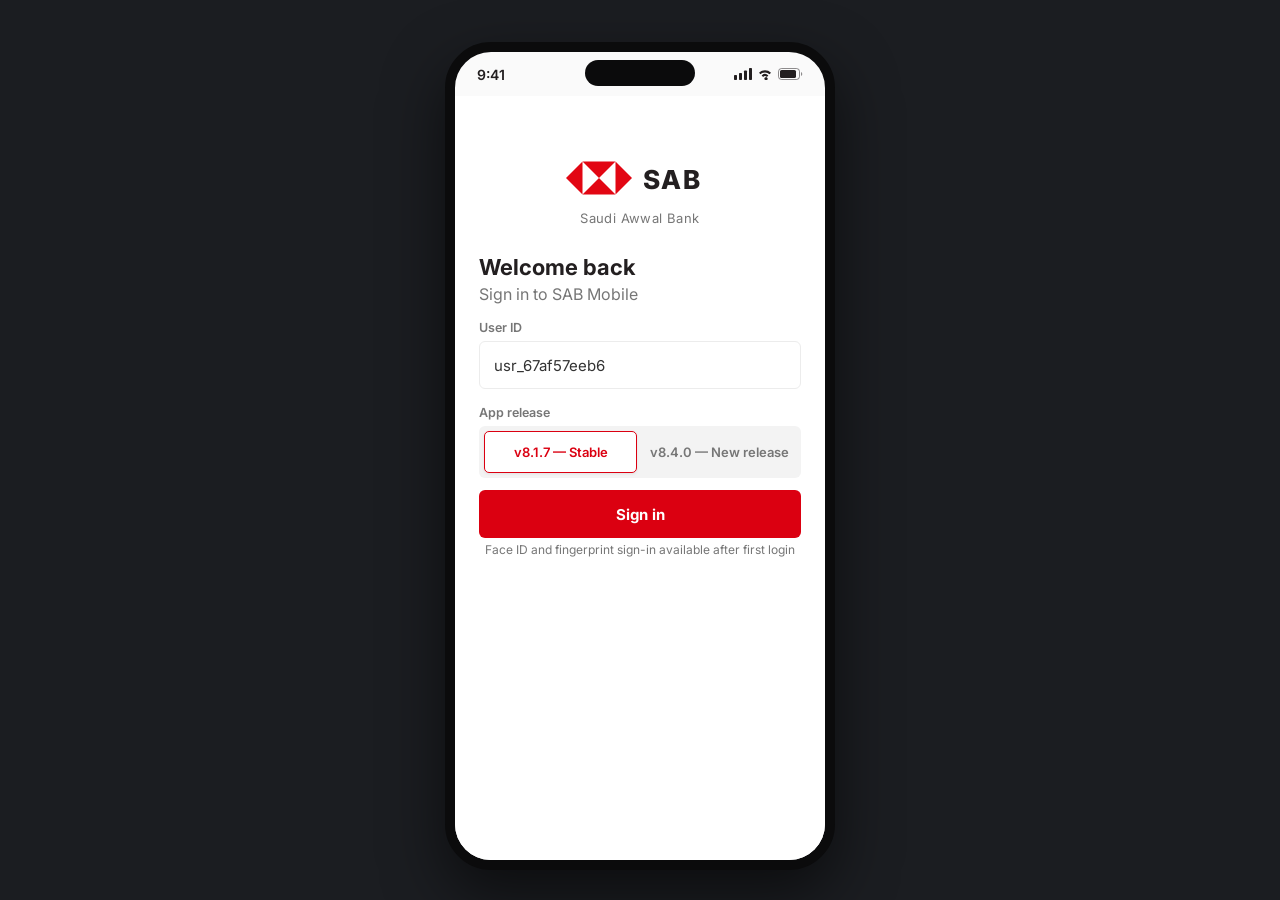
<file: index.html>
<!DOCTYPE html>
<html lang="en">
<head>
  <meta charset="utf-8">
  <meta name="viewport" content="width=device-width, initial-scale=1, viewport-fit=cover">
  <title>SAB Mobile</title>
  <meta name="description" content="SAB Mobile — Saudi Awwal Bank demo app instrumented with Amplitude">
  <script>
    // Base-path bootstrap — must run before any relative <link>/<script> below.
    // index.html is only ever fetched from the app's base URL (direct load, or the
    // 404.html redirect), so location.pathname here IS the base path. A <base>
    // element makes every relative asset resolve correctly even after the router
    // pushState()s to deep routes like /transfer/details.
    (function () {
      var base = location.pathname.replace(/index\.html$/, '');
      if (base.slice(-1) !== '/') base += '/';
      window.__APP_BASE__ = base;
      var b = document.createElement('base');
      b.href = base;
      document.head.appendChild(b);

      // Restore a deep route handed over by 404.html (?p=/route&q=original-query).
      // q is restored even without p so UTM params on an unknown-route deep link
      // still reach the app's UTM capture.
      var params = new URLSearchParams(location.search);
      var p = params.get('p');
      var q = params.get('q');
      if (p || q) {
        history.replaceState(null, '', base + (p ? p.replace(/^\//, '') : '') + (q ? '?' + q : '') + location.hash);
      }
    })();
  </script>

  <link rel="preconnect" href="https://fonts.gstatic.com" crossorigin>
  <link rel="stylesheet" href="https://fonts.googleapis.com/css2?family=Inter:wght@400;500;600;700;800&display=swap">
  <link rel="stylesheet" href="css/styles.css">
  <link rel="icon" href="assets/favicon.svg" type="image/svg+xml">

  <!-- Amplitude: Analytics + Session Replay + Web Experiment (unified smart loader) -->
  <script src="https://cdn.amplitude.com/script/3a9822aacf2744f18e92c5026ca6d438.js"></script>
  <!-- Amplitude: Guides & Surveys -->
  <script src="https://cdn.amplitude.com/script/3a9822aacf2744f18e92c5026ca6d438.engagement.js"></script>
</head>
<body>
  <div class="page">
    <div class="phone" id="phone">
      <div class="statusbar">
        <span class="sb-time">9:41</span>
        <span class="sb-notch"></span>
        <span class="sb-icons">
          <svg viewBox="0 0 18 12" width="18" height="12"><rect x="0" y="7" width="3" height="5" rx="0.8" fill="currentColor"/><rect x="5" y="5" width="3" height="7" rx="0.8" fill="currentColor"/><rect x="10" y="2.5" width="3" height="9.5" rx="0.8" fill="currentColor"/><rect x="15" y="0" width="3" height="12" rx="0.8" fill="currentColor"/></svg>
          <svg viewBox="0 0 16 12" width="16" height="12"><path d="M8 9.6a1.6 1.6 0 1 1 0 2.4 1.6 1.6 0 0 1 0-2.4zM4.6 7.4a5 5 0 0 1 6.8 0l-1.5 1.5a3 3 0 0 0-3.8 0zM2 4.8a8.5 8.5 0 0 1 12 0l-1.5 1.5a6.4 6.4 0 0 0-9 0z" fill="currentColor"/></svg>
          <svg viewBox="0 0 25 12" width="25" height="12"><rect x="0.5" y="0.5" width="21" height="11" rx="3" fill="none" stroke="currentColor" opacity="0.5"/><rect x="2" y="2" width="16" height="8" rx="1.6" fill="currentColor"/><path d="M23 4v4a2.2 2.2 0 0 0 0-4z" fill="currentColor" opacity="0.5"/></svg>
        </span>
      </div>
      <main id="screen" class="screen" aria-live="polite"></main>
      <nav id="tabbar" class="tabbar" hidden>
        <button class="tab" data-tab="home" data-route="/home"><svg viewBox="0 0 24 24" fill="none" stroke="currentColor" stroke-width="1.8" stroke-linecap="round" stroke-linejoin="round"><path d="M3 10.5 12 3l9 7.5"/><path d="M5 9.5V21h14V9.5"/></svg><span>Home</span></button>
        <button class="tab" data-tab="transfers" data-route="/transfer/beneficiary"><svg viewBox="0 0 24 24" fill="none" stroke="currentColor" stroke-width="1.8" stroke-linecap="round" stroke-linejoin="round"><path d="M7 8h13m0 0-3.5-3.5M20 8l-3.5 3.5"/><path d="M17 15H4m0 0 3.5-3.5M4 15l3.5 3.5"/></svg><span>Transfers</span></button>
        <button class="tab" data-tab="cards" data-route="/cards"><svg viewBox="0 0 24 24" fill="none" stroke="currentColor" stroke-width="1.8" stroke-linecap="round"><rect x="3" y="6" width="18" height="13" rx="2.5"/><path d="M3 10.5h18"/></svg><span>Cards</span></button>
        <button class="tab" data-tab="support" data-route="/support"><svg viewBox="0 0 24 24" fill="none" stroke="currentColor" stroke-width="1.8" stroke-linecap="round"><path d="M4 13a8 8 0 1 1 16 0"/><rect x="2.5" y="13" width="4" height="6" rx="1.8"/><rect x="17.5" y="13" width="4" height="6" rx="1.8"/></svg><span>Support</span></button>
        <button class="tab" data-tab="more" data-route="/more"><svg viewBox="0 0 24 24" fill="currentColor"><circle cx="5" cy="12" r="1.8"/><circle cx="12" cy="12" r="1.8"/><circle cx="19" cy="12" r="1.8"/></svg><span>More</span></button>
      </nav>
      <div id="sheet-root" class="sheet-root" hidden></div>
    </div>
    <p id="sdk-footer-note" class="sdk-footer-note" hidden></p>
  </div>

  <script src="js/data.js"></script>
  <script src="js/analytics.js"></script>
  <script src="js/app.js"></script>
</body>
</html>
</file>
<file: css/styles.css>
/* SAB Mobile demo — design system.
   Palette extracted from sab.com production CSS (July 2026):
   red #DB0011 (primary CTA) / #A8000B (pressed, error), logo red #E20613,
   wordmark near-black #231F20, text #333 / #767676, surfaces #FFF on #F3F3F3,
   borders #ECECEC, positive teal #00847F, promo tag #F9F2F3 on #A8000B.
   Typeface: Univers Next for HSBC → Inter as the free substitute. */

:root {
  --sab-red: #DB0011;
  --sab-red-dark: #A8000B;
  --sab-logo-red: #E20613;
  --ink: #231F20;
  --text: #333333;
  --text-2: #767676;
  --surface: #FFFFFF;
  --bg: #F3F3F3;
  --bg-soft: #FAFAFA;
  --border: #ECECEC;
  --teal: #00847F;
  --tag-bg: #F9F2F3;
  --radius-s: 6px;
  --radius-m: 12px;
  --radius-l: 20px;
  --shadow: 0 1px 3px rgba(35, 31, 32, 0.08);
  --tabbar-h: 64px;
}

* { box-sizing: border-box; margin: 0; padding: 0; }
html, body { height: 100%; }
[hidden] { display: none !important; }

body {
  font-family: 'Inter', Arial, Helvetica, sans-serif;
  color: var(--text);
  background: #1B1D21;
  -webkit-font-smoothing: antialiased;
}

button { font: inherit; color: inherit; background: none; border: none; cursor: pointer; }
input, select { font: inherit; color: inherit; }
h1, h2, h3 { color: var(--ink); font-weight: 700; }
small { font-size: 12px; }
.muted { color: var(--text-2); }
.small { font-size: 12.5px; }
.ok-text { color: var(--teal); }

/* ---------- page + phone frame ---------- */

.page {
  min-height: 100%;
  display: flex;
  flex-direction: column;
  align-items: center;
  justify-content: center;
  padding: 24px 0 12px;
}

.phone {
  position: relative;
  width: 390px;
  height: min(844px, calc(100vh - 72px));
  min-height: 620px;
  background: var(--bg-soft);
  border-radius: 46px;
  border: 10px solid #0b0b0c;
  box-shadow: 0 24px 60px rgba(0, 0, 0, 0.55);
  overflow: hidden;
  display: flex;
  flex-direction: column;
}

@media (max-width: 430px), (max-height: 660px) {
  .page { padding: 0; }
  .phone {
    width: 100%;
    height: 100vh;
    height: 100dvh;
    min-height: 0;
    border: none;
    border-radius: 0;
    box-shadow: none;
  }
}

.statusbar {
  flex: none;
  height: 44px;
  display: flex;
  align-items: center;
  justify-content: space-between;
  padding: 0 22px;
  color: var(--ink);
  font-size: 14px;
  font-weight: 600;
  background: transparent;
  position: relative;
  z-index: 5;
}
.sb-notch {
  position: absolute;
  left: 50%;
  top: 8px;
  transform: translateX(-50%);
  width: 110px;
  height: 26px;
  background: #0b0b0c;
  border-radius: 16px;
}
@media (max-width: 430px), (max-height: 660px) { .sb-notch { display: none; } }
.sb-icons { display: flex; align-items: center; gap: 5px; }

/* ---------- screen ---------- */

.screen {
  flex: 1;
  overflow-y: auto;
  overflow-x: hidden;
  padding: 4px 18px calc(var(--tabbar-h) + 20px);
  scrollbar-width: none;
}
.screen::-webkit-scrollbar { display: none; }

.screen-header {
  display: flex;
  align-items: center;
  justify-content: space-between;
  padding: 8px 0 14px;
  position: sticky;
  top: 0;
  background: linear-gradient(var(--bg-soft) 82%, rgba(250, 250, 250, 0));
  z-index: 4;
}
.screen-header h1 { font-size: 18px; }

.icon-btn {
  width: 40px;
  height: 40px;
  border-radius: 50%;
  display: inline-flex;
  align-items: center;
  justify-content: center;
  color: var(--ink);
}
.icon-btn:active { background: var(--border); }
.icon-btn svg { width: 22px; height: 22px; }
.icon-btn.spacer { visibility: hidden; }

.sab-logo { height: 26px; width: auto; display: block; color: var(--ink); }

/* ---------- buttons ---------- */

.btn {
  display: inline-flex;
  align-items: center;
  justify-content: center;
  gap: 8px;
  min-height: 48px;
  padding: 0 20px;
  border-radius: var(--radius-s);
  font-weight: 700;
  font-size: 15px;
  transition: background 0.15s, opacity 0.15s;
}
.btn svg { width: 20px; height: 20px; }
.btn-block { width: 100%; margin-top: 12px; }
.btn-primary { background: var(--sab-red); color: #fff; }
.btn-primary:active { background: var(--sab-red-dark); }
.btn-primary:disabled { opacity: 0.7; }
.btn-outline {
  background: transparent;
  border: 1.5px solid var(--sab-red);
  color: var(--sab-red);
}
.btn-outline:active { background: var(--tag-bg); }
.btn-ghost { background: transparent; color: var(--sab-red); }

.quiet-link {
  display: block;
  text-align: center;
  margin-top: 18px;
  color: var(--text-2);
  font-size: 13.5px;
  text-decoration: underline;
}

.spinner {
  width: 18px;
  height: 18px;
  border: 2.5px solid rgba(255, 255, 255, 0.35);
  border-top-color: #fff;
  border-radius: 50%;
  display: inline-block;
  animation: spin 0.7s linear infinite;
}
@keyframes spin { to { transform: rotate(360deg); } }

/* ---------- forms ---------- */

.field-label {
  display: block;
  font-size: 12.5px;
  font-weight: 600;
  color: var(--text-2);
  margin: 16px 0 6px;
}
.input {
  width: 100%;
  min-height: 48px;
  padding: 0 14px;
  border: 1.5px solid var(--border);
  border-radius: var(--radius-s);
  background: var(--surface);
  font-size: 15px;
  outline: none;
}
.input:focus { border-color: var(--sab-red); }
.input-amount { font-size: 22px; font-weight: 700; color: var(--ink); }
.input-select {
  display: flex;
  align-items: center;
  justify-content: space-between;
  text-align: left;
  font-weight: 600;
  color: var(--ink);
}
.input-select svg { width: 18px; height: 18px; color: var(--text-2); }
select.input { appearance: none; -webkit-appearance: none; }

.form-card {
  background: var(--surface);
  border: 1px solid var(--border);
  border-radius: var(--radius-m);
  padding: 4px 16px 18px;
  box-shadow: var(--shadow);
}
.form-error { color: var(--sab-red-dark); font-size: 13px; margin-top: 10px; }

/* ---------- login ---------- */

.screen-login { background: var(--surface); display: flex; flex-direction: column; }
.login-hero {
  padding: 56px 0 28px;
  display: flex;
  flex-direction: column;
  align-items: center;
  gap: 10px;
}
.login-hero .sab-logo { height: 44px; }
.login-tag { color: var(--text-2); font-size: 13px; letter-spacing: 0.4px; }
.login-card { padding: 0 6px; }
.login-card h2 { font-size: 22px; }
.login-card .muted { margin-top: 4px; }
.login-hint { text-align: center; font-size: 12px; margin-top: 14px; }

.release-toggle {
  display: grid;
  grid-template-columns: 1fr 1fr;
  gap: 6px;
  background: var(--bg);
  border-radius: var(--radius-s);
  padding: 5px;
}
.release-opt {
  min-height: 42px;
  border-radius: 5px;
  font-size: 13px;
  font-weight: 600;
  color: var(--text-2);
}
.release-opt.selected {
  background: var(--surface);
  color: var(--sab-red);
  box-shadow: var(--shadow);
  border: 1.5px solid var(--sab-red);
}

/* ---------- home ---------- */

.home-header {
  display: flex;
  align-items: center;
  justify-content: space-between;
  padding: 10px 0 4px;
}
.home-header-right { display: flex; align-items: center; gap: 8px; }
.tier-chip {
  background: var(--tag-bg);
  color: var(--sab-red-dark);
  font-size: 11.5px;
  font-weight: 700;
  text-transform: capitalize;
  padding: 4px 10px;
  border-radius: 999px;
}
.greeting { font-size: 22px; font-weight: 800; color: var(--ink); margin-top: 10px; }
.greeting-sub { font-size: 12.5px; margin: 2px 0 14px; }

.accounts-scroll {
  display: flex;
  gap: 12px;
  overflow-x: auto;
  scroll-snap-type: x mandatory;
  margin: 0 -18px;
  padding: 2px 18px 6px;
  scrollbar-width: none;
}
.accounts-scroll::-webkit-scrollbar { display: none; }
.account-card {
  flex: 0 0 280px;
  scroll-snap-align: start;
  background: var(--surface);
  border: 1px solid var(--border);
  border-radius: var(--radius-m);
  padding: 16px;
  box-shadow: var(--shadow);
}
.account-card:first-child {
  background: linear-gradient(135deg, var(--sab-red), var(--sab-red-dark));
  border: none;
  color: #fff;
}
.account-card:first-child .muted { color: rgba(255, 255, 255, 0.75); }
.account-card:first-child .account-balance { color: #fff; }
.account-name { font-weight: 700; font-size: 14px; }
.account-number { font-size: 12px; margin-top: 2px; }
.account-balance { font-size: 24px; font-weight: 800; color: var(--ink); margin-top: 12px; }
.account-iban { font-size: 11px; margin-top: 8px; letter-spacing: 0.3px; }

.quick-actions { display: grid; gap: 10px; margin-top: 14px; }
.quick-tile {
  display: flex;
  align-items: center;
  gap: 12px;
  text-align: left;
  background: var(--surface);
  border: 1px solid var(--border);
  border-radius: var(--radius-m);
  padding: 14px;
  box-shadow: var(--shadow);
}
.quick-tile:active { background: var(--bg); }
.quick-tile strong { color: var(--ink); font-size: 14.5px; }
.quick-tile small { font-size: 12px; }
.quick-ico {
  flex: none;
  width: 42px;
  height: 42px;
  border-radius: 12px;
  background: var(--tag-bg);
  color: var(--sab-red);
  display: inline-flex;
  align-items: center;
  justify-content: center;
}
.quick-ico svg { width: 22px; height: 22px; }
.quick-tile .chev { margin-left: auto; color: var(--text-2); }
.chev svg { width: 16px; height: 16px; }

.offer-card {
  margin-top: 16px;
  background: var(--tag-bg);
  border: 1px solid #F0DFE1;
  border-radius: var(--radius-m);
  padding: 16px;
  cursor: pointer;
}
.offer-card:active { filter: brightness(0.98); }
.offer-badge {
  display: inline-block;
  background: var(--sab-red-dark);
  color: #fff;
  font-size: 10.5px;
  font-weight: 700;
  letter-spacing: 0.5px;
  text-transform: uppercase;
  padding: 3px 8px;
  border-radius: 4px;
}
.offer-card h3 { font-size: 16px; margin-top: 10px; }
.offer-card p { font-size: 13px; margin-top: 4px; }
.offer-cta {
  display: inline-flex;
  align-items: center;
  gap: 2px;
  margin-top: 10px;
  color: var(--sab-red);
  font-weight: 700;
  font-size: 13.5px;
  white-space: nowrap;
}

.rates-card {
  margin-top: 16px;
  background: var(--surface);
  border: 1px solid var(--border);
  border-radius: var(--radius-m);
  padding: 8px 16px 6px;
  box-shadow: var(--shadow);
}
.rates-head { display: flex; align-items: center; gap: 8px; padding: 8px 0; }
.rates-head h3 { font-size: 15px; flex: 1; }
.rates-ico { color: var(--sab-red); display: inline-flex; }
.rates-ico svg { width: 20px; height: 20px; }
.rate-row {
  display: flex;
  align-items: center;
  gap: 10px;
  width: 100%;
  text-align: left;
  padding: 11px 0;
  border-top: 1px solid var(--border);
}
.rate-row:active { background: var(--bg-soft); }
.rate-flag { font-size: 20px; }
.rate-pair { flex: 1; }
.rate-pair strong { color: var(--ink); }
.rate-val { font-weight: 700; color: var(--ink); font-variant-numeric: tabular-nums; }
.rate-row .chev { color: var(--text-2); }

.rate-detail { margin: 14px 0 6px; }
.rate-detail .row, .txn-summary .row, .fee-summary .row, .card-meta .row {
  display: flex;
  justify-content: space-between;
  align-items: baseline;
  padding: 9px 0;
  font-size: 14px;
}
.rate-detail .row + .row { border-top: 1px solid var(--border); }

/* ---------- beneficiaries ---------- */

.search-wrap { position: relative; margin-bottom: 6px; }
.search-ico {
  position: absolute;
  left: 14px;
  top: 50%;
  transform: translateY(-50%);
  color: var(--text-2);
  display: inline-flex;
}
.search-ico svg { width: 18px; height: 18px; }
.input-search { padding-left: 42px; border-radius: 999px; }

.list-title {
  font-size: 12px;
  font-weight: 700;
  text-transform: uppercase;
  letter-spacing: 0.8px;
  color: var(--text-2);
  margin: 18px 0 8px;
}
.ben-list {
  background: var(--surface);
  border: 1px solid var(--border);
  border-radius: var(--radius-m);
  overflow: hidden;
  box-shadow: var(--shadow);
}
.ben-row {
  display: flex;
  align-items: center;
  gap: 12px;
  padding: 12px 14px;
  cursor: pointer;
}
.ben-row + .ben-row { border-top: 1px solid var(--border); }
.ben-row:active { background: var(--bg-soft); }
.ben-row strong { color: var(--ink); font-size: 14.5px; }
.ben-row small { display: block; margin-top: 2px; font-size: 12px; }
.ben-meta { flex: 1; min-width: 0; }
.avatar {
  flex: none;
  width: 42px;
  height: 42px;
  border-radius: 50%;
  background: var(--tag-bg);
  color: var(--sab-red-dark);
  font-weight: 700;
  font-size: 14px;
  display: inline-flex;
  align-items: center;
  justify-content: center;
}
.star-btn { color: #C9C9C9; padding: 8px; border-radius: 50%; }
.star-btn svg { width: 20px; height: 20px; display: block; }
.star-btn.faved { color: #E8A800; }
.empty { padding: 14px; font-size: 13px; }

.ben-summary {
  display: flex;
  align-items: center;
  gap: 12px;
  background: var(--surface);
  border: 1px solid var(--border);
  border-radius: var(--radius-m);
  padding: 14px;
  margin-bottom: 14px;
  box-shadow: var(--shadow);
}
.ben-summary strong { color: var(--ink); }
.ben-summary small { font-size: 11.5px; }

.from-row { display: flex; flex-direction: column; gap: 2px; padding: 4px 0 2px; }
.from-row strong { color: var(--ink); font-size: 14.5px; }

.waiver-row { display: flex; gap: 8px; }
.waiver-row .input { flex: 1; }
.waiver-row .btn { min-height: 48px; }

.fee-summary {
  margin-top: 18px;
  background: var(--bg-soft);
  border: 1px dashed var(--border);
  border-radius: var(--radius-s);
  padding: 4px 14px;
}
.fee-summary .row.total, .txn-summary .row.total {
  border-top: 1px solid var(--border);
  font-weight: 700;
}
.fee-summary .row.total strong, .txn-summary .row.total strong { color: var(--sab-red); font-size: 16px; }

.rail-opt {
  display: flex;
  align-items: center;
  justify-content: space-between;
  gap: 10px;
  width: 100%;
  text-align: left;
  padding: 13px 12px;
  border-radius: var(--radius-s);
}
.rail-opt + .rail-opt { border-top: 1px solid var(--border); }
.rail-opt strong { color: var(--ink); font-size: 14.5px; }
.rail-opt small { font-size: 12px; }
.rail-opt.selected { background: var(--tag-bg); }
.rail-opt.selected strong { color: var(--sab-red-dark); }
.rail-fee { font-weight: 700; color: var(--text-2); font-size: 13px; white-space: nowrap; }

/* ---------- authorise / result screens ---------- */

.auth-card { padding-top: 4px; }
.txn-summary {
  background: var(--surface);
  border: 1px solid var(--border);
  border-radius: var(--radius-m);
  padding: 6px 16px;
  margin: 14px 0 18px;
  box-shadow: var(--shadow);
  width: 100%;
  text-align: left;
}
.txn-summary.greyed { opacity: 0.55; filter: grayscale(0.6); }

.otp-row { display: flex; gap: 8px; justify-content: center; margin: 14px 0 4px; }
.otp-box {
  width: 44px;
  height: 52px;
  text-align: center;
  font-size: 22px;
  font-weight: 700;
  border: 1.5px solid var(--border);
  border-radius: var(--radius-s);
  background: var(--surface);
  outline: none;
}
.otp-box:focus { border-color: var(--sab-red); }

.result-screen {
  display: flex;
  flex-direction: column;
  align-items: center;
  text-align: center;
  padding-top: 34px;
}
.result-ico { display: inline-flex; width: 76px; height: 76px; margin-bottom: 18px; }
.result-ico svg { width: 100%; height: 100%; }
.result-ico.ok { color: var(--teal); }
.result-ico.err { color: var(--sab-red-dark); }
.result-screen h1 { font-size: 22px; }
.result-screen > .muted { margin-top: 6px; font-size: 14px; }
.result-amount { font-size: 30px; font-weight: 800; color: var(--ink); margin-top: 10px; }
.auth-title { margin-bottom: 4px; }

/* ---------- cards screen ---------- */

.bank-card {
  border-radius: 16px;
  padding: 18px;
  color: #fff;
  margin-top: 14px;
  min-height: 150px;
  display: flex;
  flex-direction: column;
  box-shadow: var(--shadow);
}
.card-premier { background: linear-gradient(135deg, #2A2A2E, #141416); }
.card-mada { background: linear-gradient(135deg, var(--sab-red), var(--sab-red-dark)); }
.bank-card-top {
  display: flex;
  justify-content: space-between;
  align-items: center;
  font-size: 12px;
  font-weight: 600;
  opacity: 0.9;
}
.bank-card .sab-logo { height: 20px; color: #fff; }
.bank-card-num { margin-top: auto; font-size: 17px; letter-spacing: 2px; font-variant-numeric: tabular-nums; }
.bank-card-name { font-size: 12px; opacity: 0.85; margin-top: 6px; }
.card-meta {
  background: var(--surface);
  border: 1px solid var(--border);
  border-radius: var(--radius-m);
  padding: 2px 16px;
  margin-top: 10px;
}
.card-meta strong { color: var(--ink); }

/* ---------- support / more ---------- */

.support-list {
  background: var(--surface);
  border: 1px solid var(--border);
  border-radius: var(--radius-m);
  overflow: hidden;
  box-shadow: var(--shadow);
}
.support-row {
  display: flex;
  align-items: center;
  gap: 8px;
  justify-content: flex-start;
  width: 100%;
  text-align: left;
  padding: 15px 16px;
  font-size: 14.5px;
  font-weight: 600;
  color: var(--ink);
}
.support-row + .support-row { border-top: 1px solid var(--border); }
.support-row:active { background: var(--bg-soft); }
.support-row small { margin-left: auto; }

.faq details {
  background: var(--surface);
  border: 1px solid var(--border);
  border-radius: var(--radius-s);
  padding: 13px 14px;
  margin-bottom: 8px;
}
.faq summary { font-weight: 600; font-size: 14px; color: var(--ink); cursor: pointer; }
.faq p { margin-top: 8px; font-size: 13px; line-height: 1.5; }

.profile-row {
  display: flex;
  align-items: center;
  gap: 12px;
  background: var(--surface);
  border: 1px solid var(--border);
  border-radius: var(--radius-m);
  padding: 14px;
  margin-bottom: 14px;
  box-shadow: var(--shadow);
}
.profile-row strong { color: var(--ink); }

/* ---------- tab bar ---------- */

.tabbar {
  position: absolute;
  left: 0;
  right: 0;
  bottom: 0;
  height: var(--tabbar-h);
  display: flex;
  background: rgba(255, 255, 255, 0.96);
  backdrop-filter: blur(10px);
  border-top: 1px solid var(--border);
  padding-bottom: 6px;
  z-index: 10;
}
.tab {
  flex: 1;
  display: flex;
  flex-direction: column;
  align-items: center;
  justify-content: center;
  gap: 3px;
  color: var(--text-2);
  font-size: 10px;
  font-weight: 600;
}
.tab svg { width: 23px; height: 23px; }
.tab.active { color: var(--sab-red); }

/* ---------- bottom sheet ---------- */

.sheet-root { position: absolute; inset: 0; z-index: 40; }
.sheet-backdrop {
  position: absolute;
  inset: 0;
  background: rgba(20, 16, 17, 0.45);
  opacity: 0;
  transition: opacity 0.22s;
}
.sheet {
  position: absolute;
  left: 0;
  right: 0;
  bottom: 0;
  background: var(--surface);
  border-radius: var(--radius-l) var(--radius-l) 0 0;
  padding: 10px 18px calc(18px + env(safe-area-inset-bottom));
  transform: translateY(102%);
  transition: transform 0.25s ease-out;
  max-height: 78%;
  overflow-y: auto;
}
.sheet h3 { font-size: 17px; margin: 8px 0 10px; }
.sheet p { font-size: 14px; line-height: 1.5; margin-bottom: 6px; }
.sheet-grab {
  width: 40px;
  height: 4px;
  border-radius: 2px;
  background: var(--border);
  margin: 2px auto 10px;
}
.sheet-root.open .sheet-backdrop { opacity: 1; }
.sheet-root.open .sheet { transform: translateY(0); }

/* ---------- toast ---------- */

.toast {
  position: absolute;
  left: 50%;
  bottom: calc(var(--tabbar-h) + 18px);
  transform: translate(-50%, 12px);
  background: var(--ink);
  color: #fff;
  font-size: 13px;
  font-weight: 600;
  padding: 10px 18px;
  border-radius: 999px;
  opacity: 0;
  transition: opacity 0.25s, transform 0.25s;
  z-index: 60;
  white-space: nowrap;
}
.toast.show { opacity: 1; transform: translate(-50%, 0); }

/* ---------- footer note (Experiment SDK warning) ---------- */

.sdk-footer-note {
  margin-top: 12px;
  color: #E8A0A6;
  font-size: 12.5px;
  text-align: center;
}
</file>
